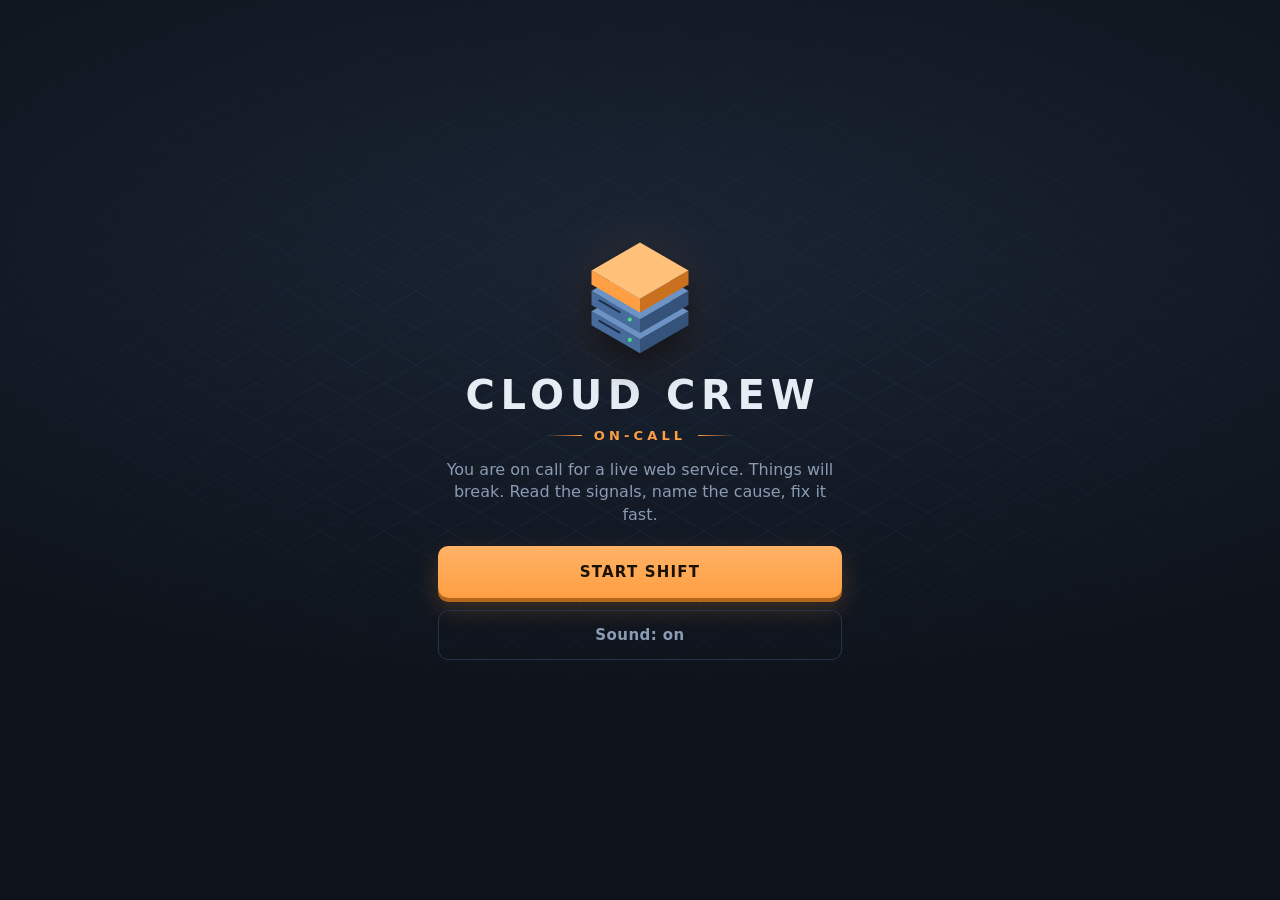
<file: crew/index.html>
<!doctype html>
<html lang="en">
<head>
  <meta charset="utf-8">
  <meta name="viewport" content="width=device-width, initial-scale=1, viewport-fit=cover">
  <meta name="theme-color" content="#0e131b">
  <title>Cloud Crew: On-Call</title>
  <link rel="icon" href="data:image/svg+xml,%3Csvg xmlns=%22http://www.w3.org/2000/svg%22 viewBox=%220 0 32 32%22%3E%3Cpolygon points=%220.4,17 16,26 16,18 0.4,9%22 fill=%22#ff9f43%22/%3E%3Cpolygon points=%2216,26 31.6,17 31.6,9 16,18%22 fill=%22#c9711f%22/%3E%3Cpolygon points=%2216,0 31.6,9 16,18 0.4,9%22 fill=%22#ffc07a%22/%3E%3Cpolygon points=%220.4,27 16,32 16,28 0.4,21%22 fill=%22#476c9c%22/%3E%3Cpolygon points=%2216,32 31.6,27 31.6,21 16,28%22 fill=%22#34527a%22/%3E%3C/svg%3E">
  <link rel="stylesheet" href="style.css">
</head>
<body>
<main id="app">
  <section id="screen-title" class="screen is-active">
    <div class="panel center">
      <div class="logo" aria-hidden="true"><svg viewBox="0 -3 88 92" width="88" height="92"><polygon points="5.9,64.0 44.0,86.0 44.0,75.0 5.9,53.0" fill="#476c9c"/><polygon points="44.0,86.0 82.1,64.0 82.1,53.0 44.0,75.0" fill="#34527a"/><polygon points="44.0,31.0 82.1,53.0 44.0,75.0 5.9,53.0" fill="#6d93c4"/><polygon points="5.9,48.0 44.0,70.0 44.0,59.0 5.9,37.0" fill="#476c9c"/><polygon points="44.0,70.0 82.1,48.0 82.1,37.0 44.0,59.0" fill="#34527a"/><polygon points="44.0,15.0 82.1,37.0 44.0,59.0 5.9,37.0" fill="#6d93c4"/><polygon points="5.9,32.0 44.0,54.0 44.0,43.0 5.9,21.0" fill="#ff9f43"/><polygon points="44.0,54.0 82.1,32.0 82.1,21.0 44.0,43.0" fill="#c9711f"/><polygon points="44.0,-1.0 82.1,21.0 44.0,43.0 5.9,21.0" fill="#ffc07a"/><g fill="#4ade80"><circle cx="36" cy="75.5" r="1.6"/><circle cx="36" cy="59.5" r="1.6"/></g><g stroke="#1b2f4d" stroke-width="1.6" stroke-linecap="round"><path d="M12 60.5l16 9.2M12 44.5l16 9.2"/></g></svg></div>
      <h1>CLOUD CREW</h1>
      <p class="tag">On-Call</p>
      <p class="lede">You are on call for a live web service. Things will break. Read the signals, name the cause, fix it fast.</p>
      <button class="btn go" data-nav="start">Start shift</button>
      <button class="btn ghost" data-nav="mute" id="btn-mute-title">Sound: on</button>
    </div>
  </section>

  <section id="screen-howto" class="screen">
    <div class="panel">
      <h2>How a shift works</h2>
      <ol class="steps">
        <li><b>1</b><div><strong>Prep</strong>Spend your budget on servers and safety gear.</div></li>
        <li><b>2</b><div><strong>Incident</strong>Something fails. Tap any service in the datacenter to inspect it.</div></li>
        <li><b>3</b><div><strong>Diagnose &amp; fix</strong>Name the cause first, then apply a fix. Wrong fixes cost time and money.</div></li>
      </ol>
      <p class="lede small">5 rounds · about 10 minutes · earn up to 15 stars.</p>
      <button class="btn go" data-nav="play">Begin shift</button>
    </div>
  </section>

  <section id="screen-play" class="screen">
    <header id="hud">
      <div id="banner" hidden></div>
      <span class="brand">CLOUD CREW</span>
      <div class="pill gold" id="hud-budget">$120</div>
      <div id="hud-avail"><span id="hud-meter" class="meter"><i></i></span><b id="hud-avail-num">100%</b><span id="hud-mon" hidden>MONITORING</span></div>
      <div class="pill" id="hud-clock"><b id="hud-time">1:15</b><span class="cl-side"><span>TIME LEFT</span><span id="hud-round">Round 1/5</span></span><div id="hud-bar" role="progressbar" aria-label="Time left in round" aria-valuemin="0" aria-valuemax="100" aria-valuenow="100"><i data-level="ok"></i></div></div>
      <button class="icon-btn" data-nav="menu" aria-label="Menu"><svg viewBox="0 0 20 20" width="20" height="20" aria-hidden="true"><path d="M3 5.5h14M3 10h14M3 14.5h14" stroke="currentColor" stroke-width="2" stroke-linecap="round"/></svg></button>
    </header>
    <div id="stage">
      <svg id="scene" viewBox="0 -18 360 388" preserveAspectRatio="xMidYMid meet" role="group" aria-label="Your datacenter: select a service to inspect it"></svg>
      <div id="bubble" hidden></div>
      <div id="ticker">All quiet…</div>
    </div>
    <div id="sheet" data-phase="prep">
      <div id="coach" hidden></div>
      <div id="sheet-title"></div>
      <div id="sheet-body"></div>
      <div id="sheet-foot"></div>
    </div>
  </section>

  <section id="screen-result" class="screen">
    <div class="panel">
      <p class="kicker" id="result-kicker"></p>
      <h2 id="result-title"></h2>
      <ul id="result-stars" class="stars"></ul>
      <ul id="result-why" class="why"></ul>
      <div id="result-body" class="story"></div>
      <p id="result-money" class="money"></p>
      <button class="btn go" data-nav="next">Next round</button>
    </div>
  </section>

  <section id="screen-final" class="screen">
    <div class="panel center">
      <p class="kicker">Shift complete</p>
      <div id="final-grade" class="grade">A</div>
      <p id="final-summary" class="lede small"></p>
      <ul id="final-rounds" class="rounds"></ul>
      <p class="seed">Seed <b id="final-seed"></b></p>
      <button class="btn go" data-nav="copy" id="btn-copy">Copy result</button>
      <input id="copy-fallback" class="copy-fallback" readonly hidden aria-label="Result text to copy">
      <button class="btn" data-nav="again">Play again</button>
      <a class="btn ghost" href="../">Try the 3D sandbox</a>
    </div>
  </section>

  <div id="menu" class="modal" hidden role="dialog" aria-modal="true" aria-label="Paused">
    <div class="panel center">
      <h2>Paused</h2>
      <button class="btn go" data-nav="resume">Resume</button>
      <button class="btn" data-nav="restart">Restart shift</button>
      <button class="btn ghost" data-nav="mute" id="btn-mute">Sound: on</button>
      <button class="btn ghost" data-nav="home">Quit to title</button>
    </div>
  </div>
</main>
<script type="module" src="main.js"></script>
</body>
</html>
</file>
<file: crew/style.css>
:root {
  --bg: #0e131b; --bg2: #1a2434; --panel: #0b1018; --card: #151d29; --card2: #1b2536; --bd: #26344a; --bd2: #33475f;
  --ink: #e6edf5; --mute: #8a9bb3; --dim: #5d6f88;
  --orange: #ff9f43; --orange-lip: #b3661a; --orange-ink: #1a1204;
  --red: #ff5d6c; --green: #4ade80; --amber: #fbbf24; --blue: #7fd0ff;
  --font: Inter, "Segoe UI", system-ui, -apple-system, sans-serif;
  --mono: ui-monospace, "SFMono-Regular", Menlo, Consolas, monospace;
}
* { box-sizing: border-box; -webkit-tap-highlight-color: transparent; }
html, body { margin: 0; height: 100%; overscroll-behavior: none; }
body {
  background: radial-gradient(120% 70% at 50% 28%, var(--bg2) 0, var(--bg) 70%) fixed, var(--bg);
  color: var(--ink); font: 500 15px/1.4 var(--font); font-variant-numeric: tabular-nums;
  touch-action: manipulation; user-select: none; -webkit-user-select: none;
}
#app { position: fixed; inset: 0; display: flex; flex-direction: column; padding: env(safe-area-inset-top) env(safe-area-inset-right) env(safe-area-inset-bottom) env(safe-area-inset-left); overflow: hidden; }
.screen { display: none; flex: 1; min-height: 0; flex-direction: column; overflow-y: auto; }
.screen.is-active { display: flex; }
#screen-play.is-active { overflow: hidden; }
h1, h2 { margin: 0; font-weight: 800; letter-spacing: .01em; }
h2 { font-size: 24px; line-height: 1.15; }
.lede { color: var(--mute); margin: 14px 0 20px; font-size: 16px; }
.lede.small { font-size: 14px; margin: 8px 0 14px; }
.kicker { margin: 0 0 8px; color: var(--orange); font-weight: 700; letter-spacing: .16em; text-transform: uppercase; font-size: 12px; }
.panel { margin: auto; width: min(440px, 100%); padding: 24px 18px; }
.panel.center { text-align: center; }

/* Title */
#screen-title { position: relative; }
#screen-title::before {
  content: ""; position: absolute; inset: 0; pointer-events: none; opacity: .9;
  background: repeating-linear-gradient(30deg, transparent 0 31px, #1d2a3d 31px 32px), repeating-linear-gradient(-30deg, transparent 0 31px, #1d2a3d 31px 32px);
  -webkit-mask-image: radial-gradient(60% 45% at 50% 38%, #000, transparent); mask-image: radial-gradient(60% 45% at 50% 38%, #000, transparent);
}
#screen-title .panel { position: relative; }
.logo { line-height: 0; margin: 0 auto 18px; filter: drop-shadow(0 14px 18px #0009) drop-shadow(0 0 28px #ff9f4322); }
.logo svg { width: 112px; height: auto; }
h1 { font-size: clamp(28px, 9vw, 40px); line-height: 1; font-weight: 800; letter-spacing: .14em; margin-right: -.14em; white-space: nowrap; }
.tag { display: flex; align-items: center; justify-content: center; gap: 12px; margin: 12px 0 0; color: var(--orange); font-weight: 700; letter-spacing: .32em; text-transform: uppercase; font-size: 13px; }
.tag::before, .tag::after { content: ""; width: 36px; height: 1px; background: linear-gradient(90deg, transparent, var(--orange)); }
.tag::after { transform: scaleX(-1); }

/* How-to */
.steps { list-style: none; padding: 0; margin: 18px 0; display: grid; gap: 10px; }
.steps li { display: flex; gap: 14px; align-items: center; background: var(--card); border: 1px solid var(--bd); border-radius: 12px; padding: 12px 14px; box-shadow: 0 3px 0 #06090e; color: var(--mute); font-size: 14px; }
.steps b { flex: none; width: 34px; height: 34px; display: grid; place-items: center; border-radius: 8px; background: #ff9f431f; color: var(--orange); border: 1px solid #ff9f4366; font-size: 16px; font-weight: 800; }
.steps strong { display: block; color: var(--ink); font-size: 15px; margin-bottom: 1px; }

/* Buttons */
.btn, .icon-btn {
  font: 700 15px var(--font); letter-spacing: .03em; color: var(--ink); background: var(--card2); border: 1px solid var(--bd2); border-radius: 10px;
  min-height: 50px; padding: 10px 18px; box-shadow: 0 3px 0 #06090e; cursor: pointer; display: block; width: 100%; margin: 12px 0 0;
  text-align: center; text-decoration: none; line-height: 1.2; transition: transform .08s, box-shadow .08s, filter .15s;
}
.btn:active, .icon-btn:active, .card:active:not([disabled]) { transform: translateY(3px); box-shadow: 0 0 0 #06090e; }
.btn.go, .btn.alt {
  background: linear-gradient(#ffb266, var(--orange)); color: var(--orange-ink); border: 0; font-weight: 800; text-transform: uppercase; letter-spacing: .08em;
  box-shadow: 0 4px 0 var(--orange-lip), 0 10px 26px #ff9f4333; min-height: 52px;
}
.btn.go:active, .btn.alt:active { transform: translateY(4px); box-shadow: 0 0 0 var(--orange-lip), 0 4px 12px #ff9f4322; }
.btn.go:hover, .btn.alt:hover, .card:not([disabled]):hover { filter: brightness(1.08); }
a.btn { display: flex; align-items: center; justify-content: center; }
.btn.ghost { background: transparent; box-shadow: none; border-color: var(--bd); color: var(--mute); font-weight: 600; }
.btn[disabled], .card[disabled] { opacity: .4; pointer-events: none; box-shadow: none; filter: saturate(.3); }
.icon-btn { width: 48px; height: 48px; min-height: 48px; margin: 0; padding: 0; flex: none; display: grid; place-items: center; color: var(--mute); }

/* HUD */
#hud { position: relative; flex: none; display: flex; gap: 8px; align-items: center; padding: 8px 10px; background: linear-gradient(#0b1018, #0b101800); }
.brand { display: none; font-weight: 800; letter-spacing: .14em; font-size: 12px; color: var(--mute); white-space: nowrap; margin-right: 6px; }
.pill { background: var(--card); border: 1px solid var(--bd); border-radius: 8px; padding: 0 10px; height: 34px; display: flex; align-items: center; font-weight: 700; font-size: 14px; white-space: nowrap; }
#hud-budget { font-size: 15px; color: var(--ink); }
.pill.gold.neg { color: var(--red); border-color: #6b2434; background: #2a1219; }
#hud-avail { flex: 1; display: flex; align-items: center; gap: 8px; min-width: 0; }
.meter { position: relative; flex: 1; height: 10px; background: #1d2a3d; border-radius: 3px; overflow: hidden; }
.meter::after { content: ""; position: absolute; inset: 0; background: repeating-linear-gradient(90deg, transparent 0 calc(10% - 2px), var(--bg) calc(10% - 2px) 10%); }
.meter i { display: block; height: 100%; width: 100%; background: var(--green); transition: width .4s, background .4s; box-shadow: 0 0 10px #4ade8066; }
.meter i[data-level=warn] { background: var(--amber); box-shadow: 0 0 10px #fbbf2466; } .meter i[data-level=bad] { background: var(--red); box-shadow: 0 0 10px #ff5d6c88; }
#hud-avail-num { min-width: 3.4ch; text-align: right; font-size: 15px; }
#hud-clock { display: grid; grid-template-columns: auto auto; justify-content: center; align-content: center; column-gap: 7px; height: 46px; padding: 3px 9px 0; border-color: #3b5478; }
#hud-time { font-size: 24px; line-height: 1; font-weight: 800; font-variant-numeric: tabular-nums; color: var(--ink); }
.cl-side { display: flex; flex-direction: column; font-size: 9px; line-height: 1.25; letter-spacing: .08em; color: var(--mute); }
#hud-round { font-size: 10px; letter-spacing: 0; }
#hud-bar { grid-column: 1 / -1; height: 6px; margin: 3px -3px 0; background: #1d2a3d; border-radius: 3px; overflow: hidden; }
#hud-bar i { display: block; height: 100%; width: 100%; background: var(--green); transition: width .9s linear, background .4s; }
#hud-bar i[data-level=yellow] { background: #facc15; } #hud-bar i[data-level=orange] { background: #fb923c; }
#hud-bar i[data-level=red] { background: var(--red); animation: barpulse 1s ease-in-out infinite; }
@keyframes barpulse { 50% { opacity: .55; } }

/* Stage */
#stage { position: relative; flex: 1 1 0; min-height: 180px; overflow: hidden; display: flex; flex-direction: column; }
#scene { flex: 1 1 0; min-height: 0; width: 100%; display: block; }
#ticker {
  flex: none; padding: 3px 12px 6px; font: 500 12px/1.3 var(--mono); color: var(--mute);
  white-space: nowrap; overflow: hidden; text-overflow: ellipsis; pointer-events: none;
}
#ticker::before { content: "›"; color: var(--orange); margin-right: 6px; }
#stage.alarm::after { content: ""; position: absolute; inset: 0; pointer-events: none; box-shadow: inset 0 0 50px 4px #ff5d6c88; animation: siren 1.4s ease-in-out infinite; }
#banner {
  position: absolute; inset: 0; z-index: 5; pointer-events: none; display: flex; align-items: center; gap: 10px;
  padding: 0 14px; border-radius: 0; background: #22131b linear-gradient(90deg, #4a1826, #22131b); border: 1px solid #7a2a3c;
  color: #ffb3bc; font-weight: 800; font-size: 13px; letter-spacing: .14em; box-shadow: 0 8px 26px #0008, 0 0 30px #ff5d6c33;
  animation: strip 2.4s ease-out both;
}
#banner::before { content: ""; flex: none; width: 9px; height: 9px; border-radius: 50%; background: var(--red); animation: ring 1.2s infinite; }
#banner[hidden], #bubble[hidden], #coach[hidden] { display: none; }
#bubble {
  position: absolute; z-index: 4; background: #0b111af2; color: var(--ink); border: 1px solid var(--bd2); border-radius: 10px;
  padding: 9px 12px; font-size: 13px; line-height: 1.35; box-shadow: 0 12px 30px #000a; animation: fadein .15s ease-out;
}
#bubble p { margin: 2px 0; } #bubble p:first-child { font-weight: 700; font-size: 12.5px; letter-spacing: .02em; }
#bubble p + p { color: var(--mute); }
.gauge { height: 6px; margin-top: 8px; border-radius: 3px; background: #1d2a3d; overflow: hidden; }
.gauge i { display: block; height: 100%; background: var(--green); } .gauge i.warn { background: var(--amber); } .gauge i.bad { background: var(--red); }
#coach {
  flex: none; margin: 0 0 8px; padding: 7px 10px 7px 12px; border-left: 3px solid var(--orange); border-radius: 4px 8px 8px 4px;
  background: #ff9f4314; color: #ffd6ad; font-size: 13px; font-weight: 500; cursor: pointer;
}

/* Sheet */
#sheet {
  flex: none; display: flex; flex-direction: column; max-height: 40%; overflow: hidden; background: var(--panel); border-top: 1px solid var(--bd);
  border-radius: 14px 14px 0 0; padding: 10px 12px 12px; box-shadow: 0 -12px 30px #0007;
}
#sheet-title { flex: none; font-weight: 700; color: var(--mute); letter-spacing: .16em; text-transform: uppercase; font-size: 11px; margin-bottom: 8px; }
#sheet[data-incident][data-phase=live] #sheet-title { color: #ff8a97; }
#sheet-body { flex: 1 1 auto; min-height: 0; overflow-y: auto; -webkit-overflow-scrolling: touch; display: grid; grid-template-columns: 1fr; grid-auto-rows: max-content; gap: 8px; padding-bottom: 6px; align-content: start; }
#sheet-body.two { grid-template-columns: 1fr 1fr; }
#sheet-foot { flex: none; margin-top: 2px; }
#sheet-foot .btn { margin-top: 8px; }
.card {
  display: grid; grid-template-columns: 1fr auto; column-gap: 6px; align-items: start; align-content: center; text-align: left; font: 600 14px var(--font); color: var(--ink);
  background: linear-gradient(#1a2433, var(--card)); border: 1px solid var(--bd); border-radius: 10px; min-height: 56px; padding: 9px 11px;
  box-shadow: 0 3px 0 #06090e; cursor: pointer; width: 100%; transition: transform .08s, box-shadow .08s, border-color .15s;
}
.card:not([disabled]):hover { border-color: var(--bd2); }
.card .tx { display: contents; } .card b { grid-column: 1; grid-row: 1; min-width: 0; font-size: 14px; font-weight: 700; line-height: 1.25; }
.card small { grid-column: 1 / -1; grid-row: 2; color: var(--mute); font-weight: 500; font-size: 11.5px; margin-top: 3px; line-height: 1.3; }
.card .price { grid-column: 2; grid-row: 1; background: var(--orange); color: var(--orange-ink); border-radius: 5px; padding: 2px 6px; font-size: 11.5px; font-weight: 800; line-height: 1.3; }
.card[data-hyp] { grid-template-columns: 1fr; font-weight: 600; min-height: 52px; border-left: 3px solid #ff9f4388; }
.card[data-hyp] b { font-weight: 600; }
.chip { display: flex; gap: 8px; align-items: baseline; background: var(--card); border: 1px solid var(--bd); border-radius: 8px; padding: 7px 10px; margin-bottom: 6px; font-size: 13px; color: var(--mute); }
.chip b { flex: none; font-size: 11px; letter-spacing: .12em; text-transform: uppercase; }
.chip.good { border-color: #2f6b47; } .chip.good b { color: var(--green); }
.chip.bad { border-color: #6b2434; } .chip.bad b { color: var(--red); }

/* Result / final */
#result-title { font-size: 28px; animation: rise .35s ease-out both; }
.stars { list-style: none; padding: 0; margin: 16px 0; display: grid; gap: 8px; }
.stars li { display: flex; align-items: center; gap: 12px; background: var(--card); border: 1px solid var(--bd); border-radius: 10px; padding: 10px 12px; color: var(--mute); font-weight: 600; font-size: 15px; }
.stars li[data-on="1"] { color: var(--ink); border-color: #ff9f4366; background: linear-gradient(90deg, #ff9f431a, var(--card) 60%); }
.star { flex: none; width: 32px; height: 32px; display: grid; place-items: center; border-radius: 8px; background: #1d2a3d; color: #3a4d68; font-size: 20px; line-height: 1; }
li[data-on="1"] .star { background: #ff9f4322; color: var(--orange); text-shadow: 0 0 12px #ff9f4399; animation: rise .35s ease-out both; }
.stars li[data-on="1"]:nth-child(2) .star { animation-delay: .12s; } .stars li[data-on="1"]:nth-child(3) .star { animation-delay: .24s; }
.story { background: var(--card); border: 1px solid var(--bd); border-radius: 10px; padding: 4px 14px; }
.story p { margin: 10px 0; color: #c4d0de; font-size: 14px; }
.story b { display: block; color: var(--blue); font-size: 11px; letter-spacing: .14em; text-transform: uppercase; margin-bottom: 3px; }
.money { color: var(--mute); font-size: 13px; }
.grade {
  width: 150px; height: 150px; margin: 14px auto 10px; display: grid; place-items: center; font-size: 96px; font-weight: 800; line-height: 1;
  color: var(--ink); border-radius: 18px; background: linear-gradient(160deg, #1f2b3e, #121a26); border: 1px solid var(--bd2);
  box-shadow: 0 4px 0 #06090e, 0 18px 40px #0008, inset 0 -3px 0 var(--orange), 0 0 60px #ff9f431f; animation: rise .4s ease-out both;
}
.rounds { list-style: none; padding: 0; margin: 12px 0; display: grid; gap: 6px; text-align: left; }
.rounds li { background: var(--card); border: 1px solid var(--bd); border-radius: 8px; padding: 9px 12px; display: flex; justify-content: space-between; gap: 8px; font-size: 14px; }
.rounds li span:last-child { color: var(--orange); letter-spacing: .12em; }
.seed { color: var(--mute); font-size: 13px; }
.modal { position: fixed; inset: 0; background: #06090ecc; -webkit-backdrop-filter: blur(4px); backdrop-filter: blur(4px); display: flex; z-index: 20; }
.modal[hidden] { display: none; }
.modal .panel { background: var(--panel); border: 1px solid var(--bd); border-radius: 14px; width: min(360px, calc(100% - 32px)); box-shadow: 0 20px 60px #000c; }

/* Isometric scene */
.grid path { stroke: #1d2a3d; stroke-width: 1; fill: none; }
.cable { fill: none; stroke: #263851; stroke-width: 4; stroke-linecap: round; stroke-linejoin: round; }
.pulse { fill: none; stroke: var(--blue); stroke-width: 2.2; stroke-dasharray: 2 12; stroke-linecap: round; stroke-linejoin: round; animation: flow var(--flow, 1s) linear infinite; }
.pulse.hot { stroke: #ff8a97; }
.pulse.dead { stroke: #ff5d6c66; stroke-dasharray: 5 5; animation: none; }
.pulse.cold { opacity: .3; }
.pulse.idle { opacity: .35; animation-duration: 3s; }
.link.off { display: none; }
.cr { cursor: pointer; outline: none; --t: #6d93c4; --l: #476c9c; --r: #34527a; }
.cr .hit { fill: transparent; }
.cr:focus-visible .hit { stroke: var(--orange); stroke-width: 1.5; stroke-dasharray: 4 3; }
.cr .t, .cr .l, .cr .r { stroke-width: .6; stroke-linejoin: round; transition: fill .35s, stroke .35s; }
.cr .t { fill: var(--t); stroke: var(--t); } .cr .l { fill: var(--l); stroke: var(--l); } .cr .r { fill: var(--r); stroke: var(--r); }
.k-users { --t: #7a8aa3; --l: #56657d; --r: #3f4c61; }
.k-firewall { --t: #d9a07a; --l: #a86d45; --r: #7d4f31; }
.k-lb { --t: #b79bff; --l: #7f62d6; --r: #5b43a5; }
.k-cache { --t: #5fd6c0; --l: #38a693; --r: #27796b; }
.k-db, .k-replica { --t: #f2c266; --l: #c8923a; --r: #966a26; }
.cr[data-mood=dizzy] { --t: #ff8790; --l: #d9505c; --r: #a63641; }
.cr[data-mood=dead] { --t: #5b6474; --l: #434a57; --r: #333945; }
.k-replica .t, .k-replica .l, .k-replica .r { fill-opacity: .22; stroke: #f2c266; stroke-width: 1; stroke-dasharray: 3 2.5; }
.k-replica .band, .k-replica .rim { stroke: #f2c26666; }
.cr .band { fill: none; stroke: #0005; stroke-width: 1; }
.cr .rim { fill: none; stroke: #0003; stroke-width: 1; }
.cr .slit { fill: #1b2a40; } .cr .vent { fill: #0003; }
.cr .led { fill: var(--green); transition: fill .3s; }
.cr[data-mood=sweat] .led { fill: var(--amber); }
.cr[data-mood=dizzy] .led { fill: #fff0f1; animation: blink .5s steps(2) infinite; }
.cr[data-mood=dead] .led { fill: #2a3140; }
.cr .port { fill: #2b1f55; } .cr .slat { fill: #0004; }
.cr .glyph { fill: none; stroke: #f4efff; stroke-width: 2.4; stroke-linecap: round; opacity: .9; } .cr .glyph-dot { fill: #f4efff; }
.cr .glyph-fill { fill: #f2fffb; opacity: .92; }
.cr .fig { stroke: #cbd6e6; stroke-width: 2.2; stroke-linecap: round; } .cr .head { fill: #e6edf5; }
.cr .pad { fill: #7f9cc00a; stroke: #3b5478; stroke-width: 1.2; stroke-dasharray: 5 4; }
.cr:not(.off) .pad, .cr.off .body { display: none; }
.cr.off { pointer-events: none; }
.glow { fill: var(--red); opacity: 0; transition: opacity .3s; }
.glow[data-mood=dizzy] { opacity: .32; animation: glow 1.4s ease-in-out infinite; }
.glow[data-mood=dead] { opacity: .22; fill: #ff5d6c; animation: glow 2.4s ease-in-out infinite; }
.glow.off { display: none; }
.flags { pointer-events: none; }
.flag .bg { fill: #0b111aeb; stroke: #31445f; stroke-width: 1; } .flag .notch { fill: #0b111aeb; }
.flag .nm { font: 700 9px var(--font); letter-spacing: .04em; fill: #9fb0c7; }
.flag .nu { font: 800 10.5px var(--font); fill: var(--ink); text-anchor: end; font-variant-numeric: tabular-nums; }
.flag .st { font: 800 9px var(--font); letter-spacing: .03em; }
.flag .st, .flag .strip { fill: var(--green); }
.flag[data-level=warn] .st, .flag[data-level=warn] .strip { fill: var(--amber); }
.flag[data-level=bad] .st, .flag[data-level=bad] .strip { fill: var(--red); }
.flag[data-level=bad] .bg { stroke: #7a2a3c; }
.flag[data-level=info] .st, .flag[data-level=info] .strip { fill: var(--blue); }
.flag.off { display: none; }
.rfill { opacity: .85; pointer-events: none; }
.mon { font: 700 8.5px var(--font); letter-spacing: .12em; fill: var(--green); }
.pop { font: 800 11px var(--font); fill: #ff8a97; text-anchor: middle; paint-order: stroke; stroke: #0b111a; stroke-width: 3px; stroke-linejoin: round; animation: pop 1s ease-out forwards; pointer-events: none; }

/* Motion */
@keyframes flow { to { stroke-dashoffset: -28; } }
@keyframes glow { 50% { opacity: .1; } }
@keyframes blink { 50% { fill: var(--red); } }
@keyframes ring { 0% { box-shadow: 0 0 0 0 #ff5d6c99; } 100% { box-shadow: 0 0 0 9px #ff5d6c00; } }
@keyframes siren { 50% { opacity: .35; } }
@keyframes strip { 0% { opacity: 0; transform: translateY(-14px); } 10% { opacity: 1; transform: none; } 82% { opacity: 1; } 100% { opacity: 0; } }
@keyframes rise { from { opacity: 0; transform: translateY(6px) scale(.96); } }
@keyframes fadein { from { opacity: 0; } }
@keyframes pop { from { opacity: 1; transform: translateY(0); } to { opacity: 0; transform: translateY(-16px); } }
@keyframes shake { 20% { transform: translate(-5px, 2px); } 40% { transform: translate(4px, -2px); } 60% { transform: translate(-3px, 1px); } 80% { transform: translate(2px, -1px); } }
.shake { animation: shake .4s; }
@media (prefers-reduced-motion: reduce) { *, *::before, *::after { animation-duration: .001ms !important; animation-iteration-count: 1 !important; transition-duration: .001ms !important; } }

@media (min-width: 600px) { .brand { display: block; } }
@media (max-width: 400px) {
  .card { grid-template-columns: 1fr auto; } .card b { grid-column: 1 / -1; }
  .card small { grid-column: 1; } .card .price { grid-row: 2; align-self: end; margin-top: 3px; }
}

/* Short screens: compact sheet so the scene keeps its room */
@media (max-height: 700px) {
  #hud { padding: 6px 10px; }
  #sheet { padding: 8px 10px 10px; max-height: 36%; }
  #sheet-title { margin-bottom: 6px; }
  #coach { padding: 5px 9px 5px 10px; font-size: 12.5px; margin-bottom: 6px; }
  #sheet[data-phase=live] { max-height: 38%; }
  #banner { padding: 0 12px; font-size: 12px; }
  #sheet-body { gap: 6px; }
  #sheet-body:not(.two) { grid-template-columns: 1fr 1fr; }
  .card { min-height: 50px; padding: 6px 9px; } .card b { font-size: 13.5px; } .card small { font-size: 11px; }
  .btn.go, .btn.alt { min-height: 50px; margin-top: 6px; }
  .grade { width: 116px; height: 116px; font-size: 72px; }
  #result-title { font-size: 24px; }
  .stars { margin: 10px 0; } .stars li { padding: 7px 10px; }
}

/* Very narrow phones (320 px): keep the availability meter visible and cards compact */
@media (max-width: 340px) {
  #hud { gap: 6px; padding-left: 8px; padding-right: 8px; }
  .pill { padding: 0 7px; font-size: 13px; } #hud-budget, #hud-avail-num { font-size: 14px; }
  #hud-avail { gap: 6px; } .meter { min-width: 18px; }
  #hud-clock { padding: 3px 6px 0; column-gap: 5px; } #hud-time { font-size: 20px; }
  #sheet-body { gap: 5px; } .card { padding: 5px 8px; min-height: 48px; } .card b { font-size: 13px; }
}

/* Landscape / desktop: stage left, sheet right. Placed last so it beats the short-screen sheet limits. */
@media (orientation: landscape) and (min-width: 560px) {
  #screen-play.is-active { display: grid; grid-template-columns: 1fr minmax(300px, 38%); grid-template-rows: auto minmax(0, 1fr); }
  #hud { grid-column: 1 / -1; }
  #sheet, #sheet[data-phase] { max-height: none; min-height: 0; border-radius: 14px 0 0 0; border-top: 1px solid var(--bd); border-left: 1px solid var(--bd); padding: 12px 14px; }
  #stage { grid-row: 2; }
  #sheet-body, #sheet-body.two, #sheet-body:not(.two) { grid-template-columns: 1fr; }
}
@media (orientation: landscape) and (min-width: 900px) and (min-height: 600px) {
  #sheet-body.two { grid-template-columns: 1fr 1fr; }
}

/* Scroll affordance: fade + "more" hint while cards remain below the fold */
#sheet-body.more { -webkit-mask-image: linear-gradient(#000 calc(100% - 26px), transparent); mask-image: linear-gradient(#000 calc(100% - 26px), transparent); }
#sheet.more #sheet-title::after { content: "\25BE  more"; float: right; color: var(--orange); letter-spacing: .08em; }
@media (max-height: 700px) and (orientation: portrait) { #sheet[data-phase=live] #coach { display: none; } }
.sr { position: absolute; width: 1px; height: 1px; overflow: hidden; clip-path: inset(50%); white-space: nowrap; }
.seed, #btn-copy, #final-seed { overflow-wrap: anywhere; word-break: break-all; }
.copy-fallback { display: block; width: 100%; margin: 8px 0 0; padding: 10px; font: 12px var(--mono); color: var(--ink); background: var(--card); border: 1px solid var(--bd2); border-radius: 8px; user-select: text; -webkit-user-select: text; }
.copy-fallback[hidden] { display: none; }
#hud-avail { position: relative; }
#hud-mon { position: absolute; left: 0; top: calc(50% + 9px); font: 800 8px/1 var(--font); letter-spacing: .14em; color: var(--green); pointer-events: none; }
#hud-mon[hidden] { display: none; }
#screen-result [data-nav=next] { position: sticky; bottom: 10px; z-index: 2; }   /* stays reachable on short screens */
@media (max-width: 340px) and (orientation: portrait) { #sheet[data-phase=live] .card small { display: none; } #sheet[data-phase=live] .card { min-height: 46px; } }
#result-money { margin-bottom: 56px; }

/* Missed-star reasons on the result screen */
#result-why { list-style: none; margin: 8px 0 0; padding: 0; display: grid; gap: 4px; }
#result-why:empty { display: none; }
#result-why li { font-size: 13px; color: #ffb4bc; padding-left: 12px; position: relative; }
#result-why li::before { content: ""; position: absolute; left: 0; top: .55em; width: 5px; height: 5px; border-radius: 50%; background: #ff5d6c; }
</file>
